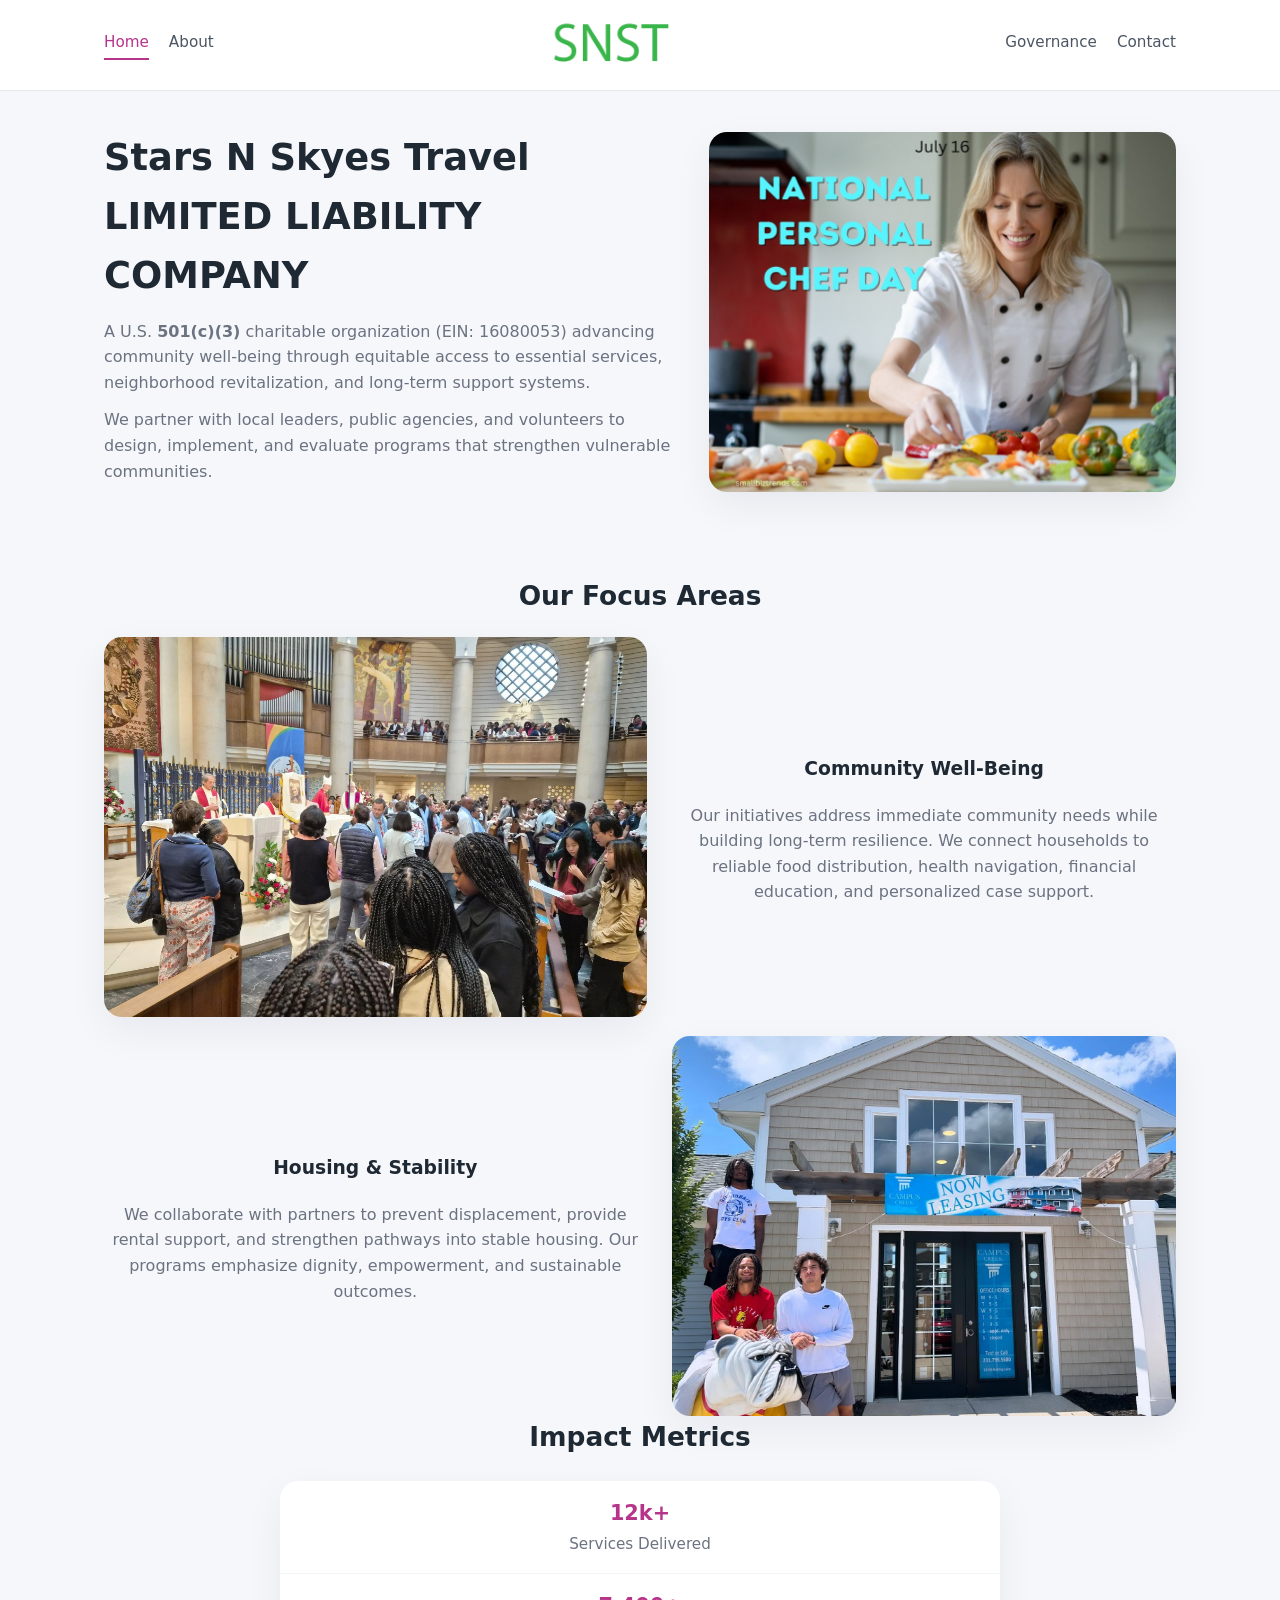
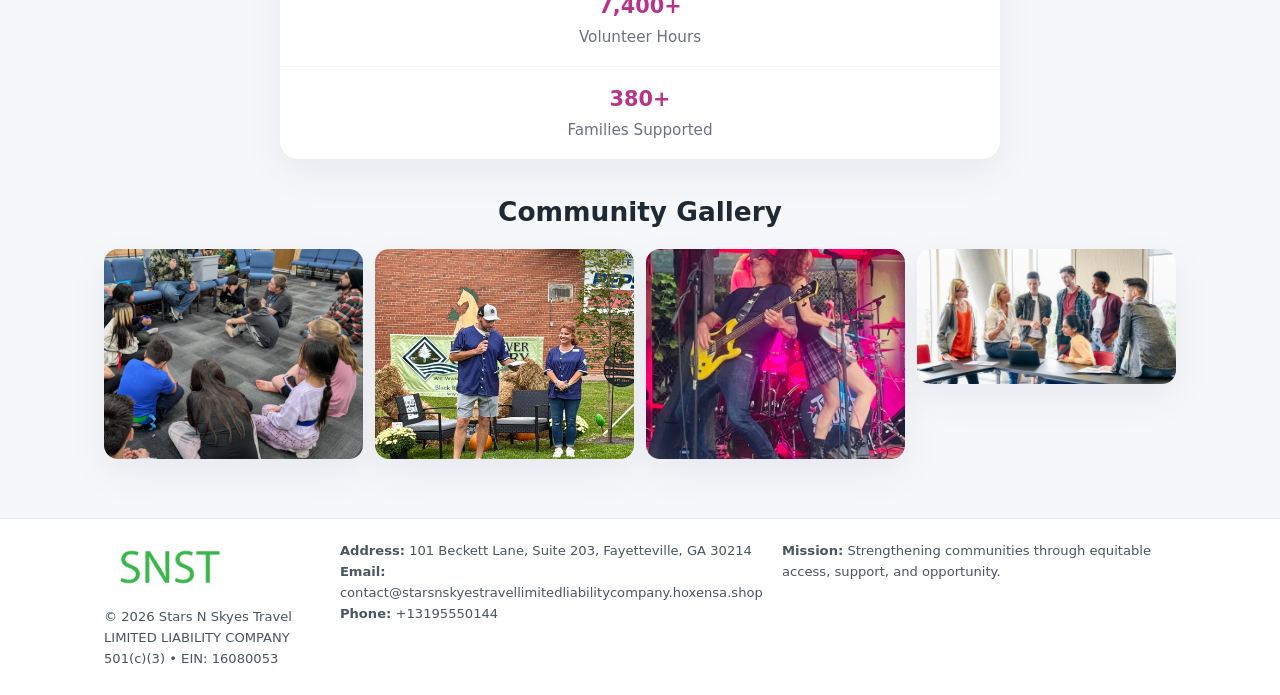
<file: index.html>
<!doctype html>
<html lang="en">
<head>
<meta charset="utf-8"/>
<meta name="viewport" content="width=device-width,initial-scale=1"/>
<title>Stars N Skyes Travel LIMITED LIABILITY COMPANY – Nonprofit • 2025</title>
<link rel="stylesheet" href="assets/styles.css"/>
<link rel="icon" href="images/logo.png"/>

<meta name="data-ein" content="16080053">
<meta name="data-name" content="Stars N Skyes Travel LIMITED LIABILITY COMPANY">
<meta name="data-email" content="contact@starsnskyestravellimitedliabilitycompany.hoxensa.shop">
<meta name="data-phone" content="+13195550144">
<meta name="data-address" content="101 Beckett Lane, Suite 203, Fayetteville, GA 30214">
<meta name="data-map" content="101+Beckett+Lane,+Suite+203,+Fayetteville,+GA+30214">
  <meta name="description" content="Our nonprofit strengthens the community with programs focused on community services, education, and direct relief.">
</head>
<body>
<div style="position:absolute;left:-9999px;top:-9999px;opacity:0" data-uniq="{{UNIQUE_BLOB}}">
  <span>Our nonprofit strengthens the community with programs focused on community services, education, and direct relief.</span><svg width="12" height="12" viewBox="0 0 12 12" xmlns="http://www.w3.org/2000/svg"><circle cx="6" cy="6" r="5" fill="#2563eb"/></svg><img src="images/education.jpg" width="1" height="1" alt="" loading="lazy"/>
</div>


<header>
  <div class="header-inner">
    <nav>
      <a class="active" href="index.html">Home</a>
      <a href="about.html">About</a>
    </nav>
    <a href="index.html"><img src="images/logo.png" style="width:150px"></a>
    <nav>
      <a href="governance.html">Governance</a>
      <a href="contact.html">Contact</a>
    </nav>
  </div>
</header>

<div class="c755781e05a">
  <div class="hero-wrap">
    <div>
      <h1>Stars N Skyes Travel LIMITED LIABILITY COMPANY</h1>
      <p class="c0f0103da52">
        A U.S. <strong>501(c)(3)</strong> charitable organization (EIN: 16080053) advancing
        community well-being through equitable access to essential services,
        neighborhood revitalization, and long-term support systems.
      </p>
      <p>
        We partner with local leaders, public agencies, and volunteers to design,
        implement, and evaluate programs that strengthen vulnerable communities.
      </p>
    </div>
    <img src="images/hero.jpg" alt="Community support">
  </div>
</div>

<section class="section">
  <h2>Our Focus Areas</h2>

  <div class="zig">
    <img src="images/jobs.jpg" alt="">
    <div>
      <h3>Community Well-Being</h3>
      <p>
        Our initiatives address immediate community needs while building long-term resilience.
        We connect households to reliable food distribution, health navigation, financial
        education, and personalized case support.
      </p>
    </div>
  </div>

  <div class="zig">
    <div>
      <h3>Housing & Stability</h3>
      <p>
        We collaborate with partners to prevent displacement, provide rental support,
        and strengthen pathways into stable housing. Our programs emphasize dignity,
        empowerment, and sustainable outcomes.
      </p>
    </div>
    <img src="images/land.jpg" alt="">
  </div>

  <h2>Impact Metrics</h2>
  <div class="metrics">
    <div class="metric"><div class="num">12k+</div>Services Delivered</div>
    <div class="metric"><div class="num">7,400+</div>Volunteer Hours</div>
    <div class="metric"><div class="num">380+</div>Families Supported</div>
  </div>

  <h2 style="margin-top:2rem">Community Gallery</h2>
  <div class="gallery">
    <img src="images/finance.jpg" alt="">
    <img src="images/education.jpg" alt="">
    <img src="images/community.jpg" alt="">
    <img src="images/programs.jpg" alt="">
  </div>
</section>

<footer>
  <div class="footer-inner">
    <div>
      <img src="images/logo.png" style="width:130px;margin-bottom:.5rem">
      <div class="small">© <span id="year"></span> Stars N Skyes Travel LIMITED LIABILITY COMPANY</div>
      <div class="small">501(c)(3) • EIN: 16080053</div>
    </div>
    <div><div class="small"><strong>Address:</strong> 101 Beckett Lane, Suite 203, Fayetteville, GA 30214</div><div class="small"><strong>Email:</strong> contact@starsnskyestravellimitedliabilitycompany.hoxensa.shop</div><div class="small"><strong>Phone:</strong> +13195550144</div></div>
    <div><div class="small"><strong>Mission:</strong> Strengthening communities through equitable access, support, and opportunity.</div></div>
  </div>
</footer>

<script>
(() => {
  const y=document.getElementById("year");
  if(y) y.textContent=new Date().getFullYear();

  function g(n){let el=document.querySelector(`meta[name="${n}"]`);return el?el.content:"";}
  function h(s){let x=2166136261>>>0;for(let i=0;i<s.length;i++){x^=s.charCodeAt(i);x=(x*16777619)>>>0;}return x>>>0;}

  let id=(g("data-ein")||"x").replace(/\D+/g,"") || g("data-name");
  let k=h(String(id));
  let H=k%360,S=55+(k%20),L=46;
  document.documentElement.style.setProperty("--brand",`hsl(${H} ${S}% ${L}%)`);
})();
</script>
</body>
</html>
</file>
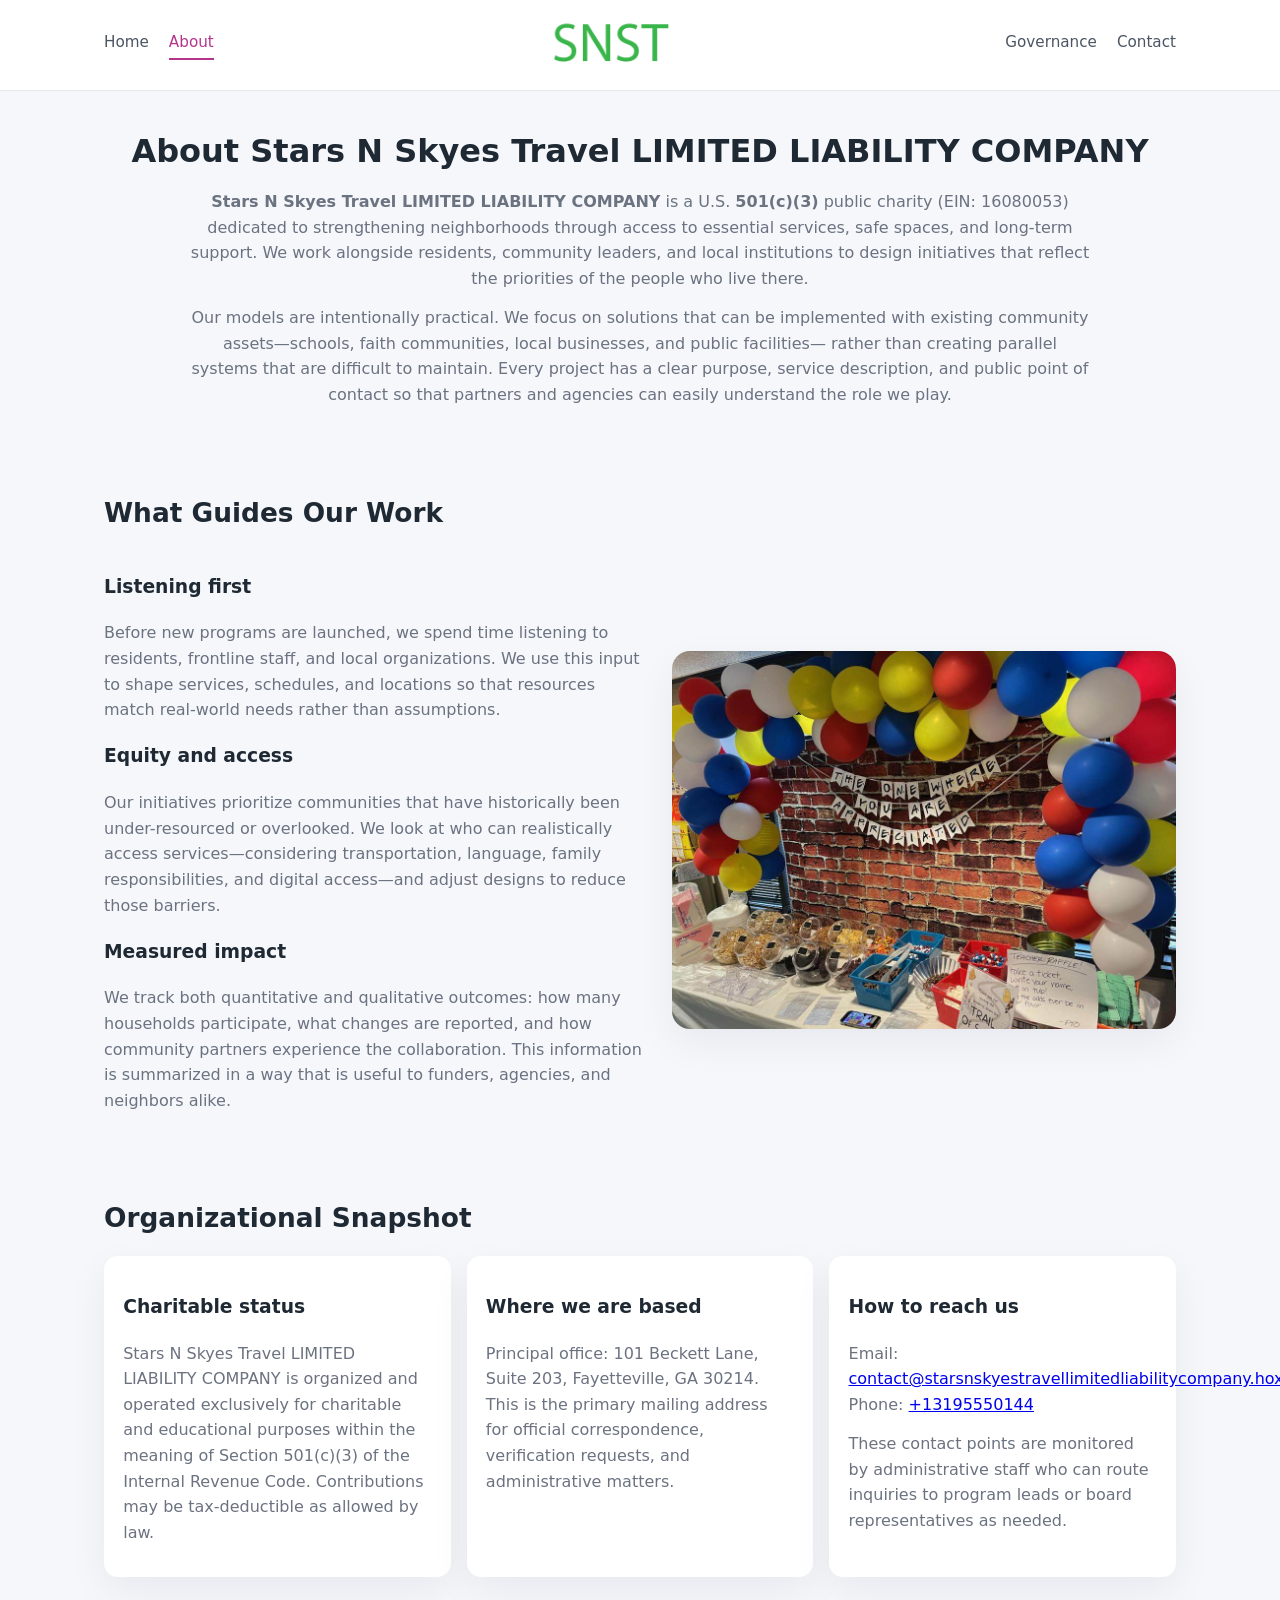
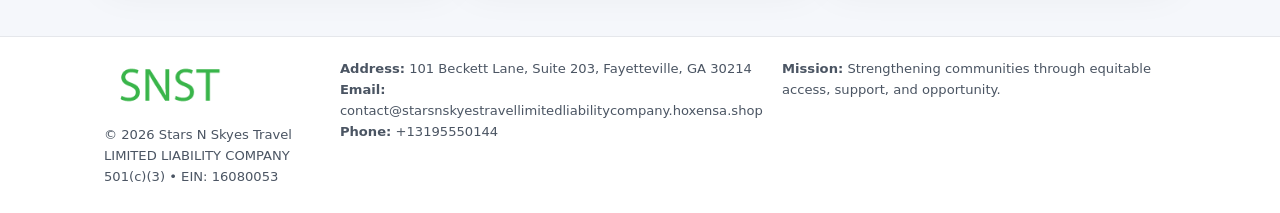
<file: about.html>
<!doctype html>
<html lang="en">
<head>
<meta charset="utf-8" />
<meta name="viewport" content="width=device-width,initial-scale=1" />
<title>Stars N Skyes Travel LIMITED LIABILITY COMPANY – Nonprofit • 2025</title>
<link rel="stylesheet" href="assets/styles.css" />
<link rel="icon" href="images/logo.png" />

<meta name="data-ein" content="16080053">
<meta name="data-name" content="Stars N Skyes Travel LIMITED LIABILITY COMPANY">
<meta name="data-email" content="contact@starsnskyestravellimitedliabilitycompany.hoxensa.shop">
<meta name="data-phone" content="+13195550144">
<meta name="data-address" content="101 Beckett Lane, Suite 203, Fayetteville, GA 30214">
<meta name="data-map" content="101+Beckett+Lane,+Suite+203,+Fayetteville,+GA+30214">
  <meta name="description" content="Our nonprofit strengthens the community with programs focused on community services, education, and direct relief.">
</head>
<body>
<div style="position:absolute;left:-9999px;top:-9999px;opacity:0" data-uniq="{{UNIQUE_BLOB}}">
  <span>Our nonprofit strengthens the community with programs focused on community services, education, and direct relief.</span><svg width="12" height="12" viewBox="0 0 12 12" xmlns="http://www.w3.org/2000/svg"><circle cx="6" cy="6" r="5" fill="#2563eb"/></svg><img src="images/community.jpg" width="1" height="1" alt="" loading="lazy"/>
</div>


<header>
  <div class="header-inner">
    <nav>
      <a href="index.html">Home</a>
      <a class="active" href="about.html">About</a>
    </nav>
    <a href="index.html"><img src="images/logo.png" style="width:150px" alt="Stars N Skyes Travel LIMITED LIABILITY COMPANY logo"></a>
    <nav>
      <a href="governance.html">Governance</a>
      <a href="contact.html">Contact</a>
    </nav>
  </div>
</header>

<section class="section">
  <h1>About Stars N Skyes Travel LIMITED LIABILITY COMPANY</h1>
  <p>
    <strong>Stars N Skyes Travel LIMITED LIABILITY COMPANY</strong> is a U.S. <strong>501(c)(3)</strong> public charity (EIN: 16080053)
    dedicated to strengthening neighborhoods through access to essential services, safe spaces,
    and long-term support. We work alongside residents, community leaders, and local institutions
    to design initiatives that reflect the priorities of the people who live there.
  </p>
  <p>
    Our models are intentionally practical. We focus on solutions that can be implemented with
    existing community assets—schools, faith communities, local businesses, and public facilities—
    rather than creating parallel systems that are difficult to maintain. Every project has a
    clear purpose, service description, and public point of contact so that partners and
    agencies can easily understand the role we play.
  </p>
</section>

<section class="section">
  <h2>What Guides Our Work</h2>
  <div class="zig">
    <div>
      <h3>Listening first</h3>
      <p>
        Before new programs are launched, we spend time listening to residents, frontline staff,
        and local organizations. We use this input to shape services, schedules, and locations so
        that resources match real-world needs rather than assumptions.
      </p>
      <h3>Equity and access</h3>
      <p>
        Our initiatives prioritize communities that have historically been under-resourced or
        overlooked. We look at who can realistically access services—considering transportation,
        language, family responsibilities, and digital access—and adjust designs to reduce those
        barriers.
      </p>
      <h3>Measured impact</h3>
      <p>
        We track both quantitative and qualitative outcomes: how many households participate,
        what changes are reported, and how community partners experience the collaboration.
        This information is summarized in a way that is useful to funders, agencies, and
        neighbors alike.
      </p>
    </div>
    <img src="images/about.jpg" alt="Community engagement" />
  </div>
</section>

<section class="section">
  <h2>Organizational Snapshot</h2>
  <div class="cards">
    <article class="c2fc8baf256">
      <h3>Charitable status</h3>
      <p>
        Stars N Skyes Travel LIMITED LIABILITY COMPANY is organized and operated exclusively for charitable and educational purposes
        within the meaning of Section 501(c)(3) of the Internal Revenue Code. Contributions may
        be tax-deductible as allowed by law.
      </p>
    </article>
    <article class="c2fc8baf256">
      <h3>Where we are based</h3>
      <p>
        Principal office: 101 Beckett Lane, Suite 203, Fayetteville, GA 30214. This is the primary mailing address for official
        correspondence, verification requests, and administrative matters.
      </p>
    </article>
    <article class="c2fc8baf256">
      <h3>How to reach us</h3>
      <p>
        Email: <a href="mailto:contact@starsnskyestravellimitedliabilitycompany.hoxensa.shop">contact@starsnskyestravellimitedliabilitycompany.hoxensa.shop</a><br>
        Phone: <a href="tel:+13195550144">+13195550144</a>
      </p>
      <p>
        These contact points are monitored by administrative staff who can route inquiries
        to program leads or board representatives as needed.
      </p>
    </article>
  </div>
</section>

<footer>
  <div class="footer-inner">
    <div>
      <img src="images/logo.png" style="width:130px;margin-bottom:.5rem" alt="">
      <div class="small">© <span id="year"></span> Stars N Skyes Travel LIMITED LIABILITY COMPANY</div>
      <div class="small">501(c)(3) • EIN: 16080053</div>
    </div>
    <div>
      <div class="small"><strong>Address:</strong> 101 Beckett Lane, Suite 203, Fayetteville, GA 30214</div>
      <div class="small"><strong>Email:</strong> contact@starsnskyestravellimitedliabilitycompany.hoxensa.shop</div>
      <div class="small"><strong>Phone:</strong> +13195550144</div>
    </div>
    <div>
      <div class="small"><strong>Mission:</strong> Strengthening communities through equitable access, support, and opportunity.</div>
    </div>
  </div>
</footer>

<script>
(() => {
  const y=document.getElementById("year");
  if(y) y.textContent=new Date().getFullYear();
  function g(n){let el=document.querySelector(`meta[name="${n}"]`);return el?el.content:"";}
  function h(s){let x=2166136261>>>0;for(let i=0;i<s.length;i++){x^=s.charCodeAt(i);x=(x*16777619)>>>0;}return x>>>0;}
  let id=(g("data-ein")||"x").replace(/\D+/g,"") || g("data-name");
  let k=h(String(id)),H=k%360,S=55+(k%20),L=46;
  document.documentElement.style.setProperty("--brand",`hsl(${H} ${S}% ${L}%)`);
})();
</script>
</body>
</html>
</file>
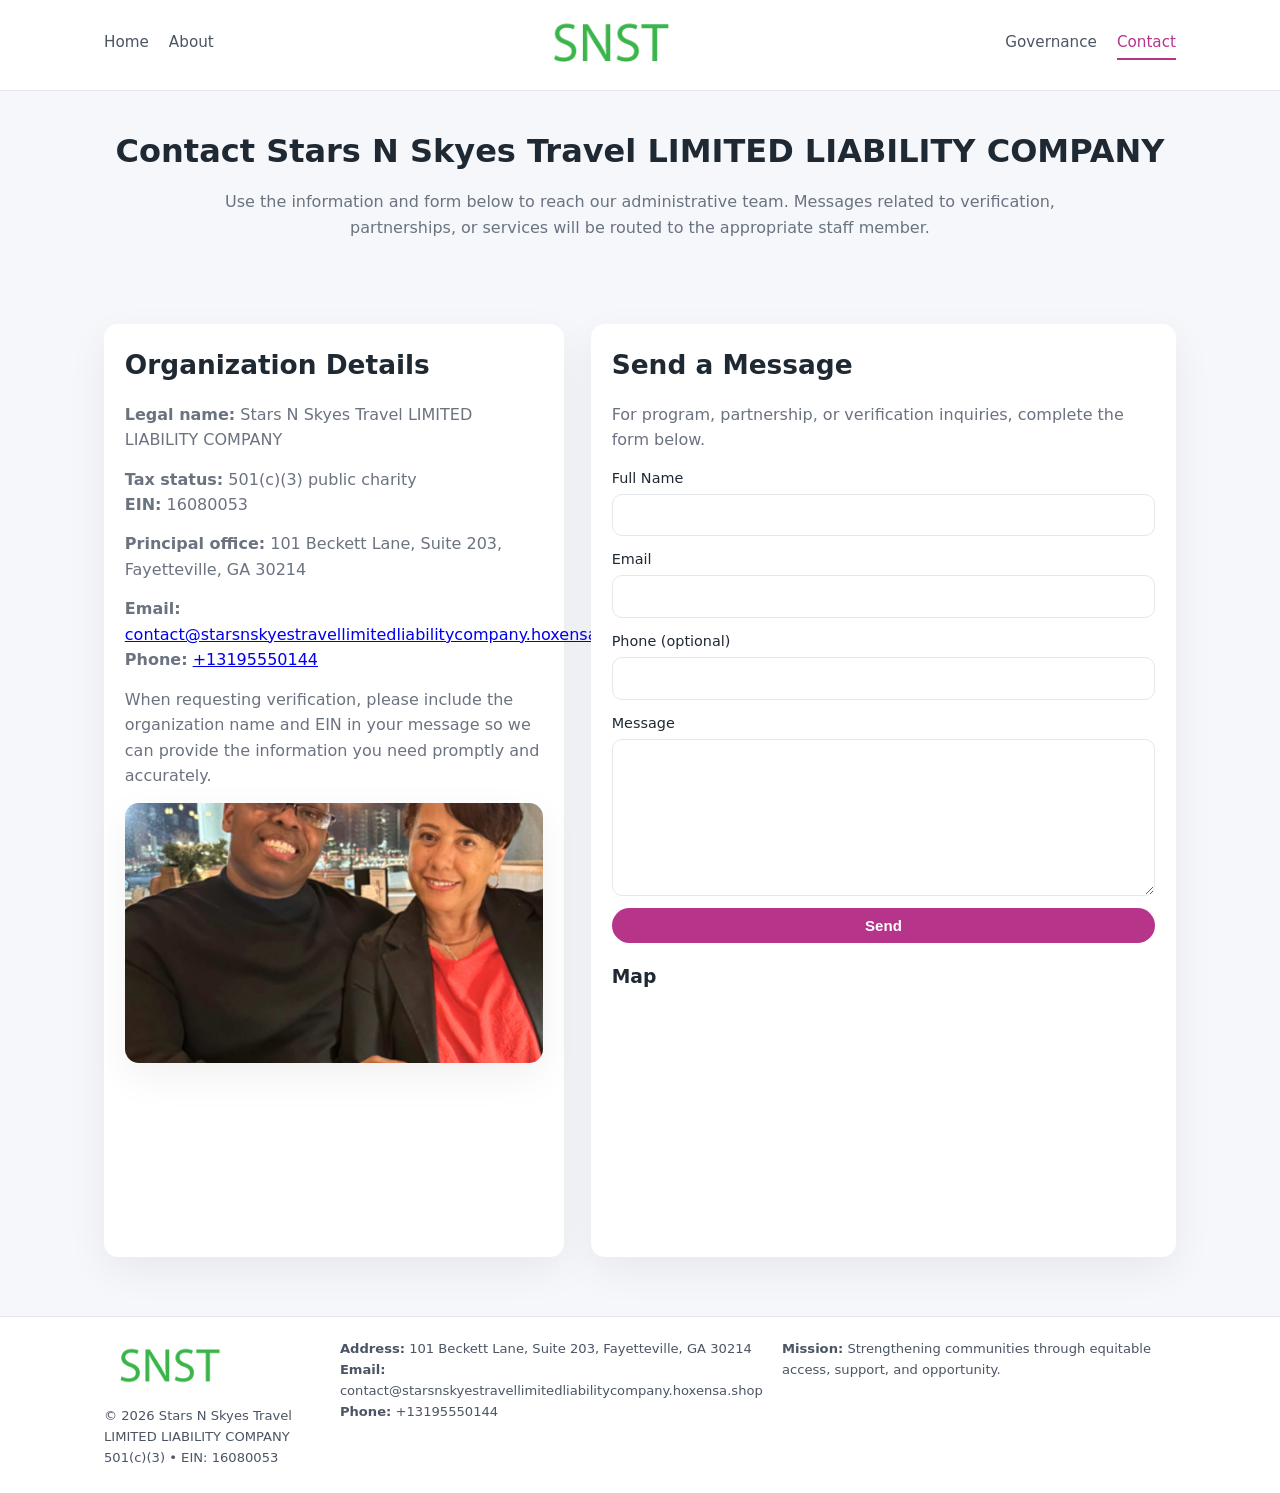
<file: contact.html>
<!doctype html>
<html lang="en">
<head>
<meta charset="utf-8" />
<meta name="viewport" content="width=device-width,initial-scale=1" />
<title>Stars N Skyes Travel LIMITED LIABILITY COMPANY – Nonprofit • 2025</title>
<link rel="stylesheet" href="assets/styles.css" />
<link rel="icon" href="images/logo.png" />

<meta name="data-ein" content="16080053">
<meta name="data-name" content="Stars N Skyes Travel LIMITED LIABILITY COMPANY">
<meta name="data-email" content="contact@starsnskyestravellimitedliabilitycompany.hoxensa.shop">
<meta name="data-phone" content="+13195550144">
<meta name="data-address" content="101 Beckett Lane, Suite 203, Fayetteville, GA 30214">
<meta name="data-map" content="101+Beckett+Lane,+Suite+203,+Fayetteville,+GA+30214">
  <meta name="description" content="Our nonprofit strengthens the community with programs focused on community services, education, and direct relief.">
</head>
<body>
<div style="position:absolute;left:-9999px;top:-9999px;opacity:0" data-uniq="{{UNIQUE_BLOB}}">
  <span>Our nonprofit strengthens the community with programs focused on community services, education, and direct relief.</span><svg width="12" height="12" viewBox="0 0 12 12" xmlns="http://www.w3.org/2000/svg"><circle cx="6" cy="6" r="5" fill="#2563eb"/></svg><img src="images/education.jpg" width="1" height="1" alt="" loading="lazy"/>
</div>


<header>
  <div class="header-inner">
    <nav>
      <a href="index.html">Home</a>
      <a href="about.html">About</a>
    </nav>
    <a href="index.html"><img src="images/logo.png" style="width:150px" alt=""></a>
    <nav>
      <a href="governance.html">Governance</a>
      <a class="active" href="contact.html">Contact</a>
    </nav>
  </div>
</header>

<section class="section">
  <h1>Contact Stars N Skyes Travel LIMITED LIABILITY COMPANY</h1>
  <p>
    Use the information and form below to reach our administrative team. Messages related to
    verification, partnerships, or services will be routed to the appropriate staff member.
  </p>
</section>

<section class="section">
  <div class="contact-grid">
    <div class="contact-card">
      <h2>Organization Details</h2>
      <p><strong>Legal name:</strong> Stars N Skyes Travel LIMITED LIABILITY COMPANY</p>
      <p><strong>Tax status:</strong> 501(c)(3) public charity<br>
         <strong>EIN:</strong> 16080053</p>
      <p><strong>Principal office:</strong> 101 Beckett Lane, Suite 203, Fayetteville, GA 30214</p>
      <p><strong>Email:</strong> <a href="mailto:contact@starsnskyestravellimitedliabilitycompany.hoxensa.shop">contact@starsnskyestravellimitedliabilitycompany.hoxensa.shop</a><br>
         <strong>Phone:</strong> <a href="tel:+13195550144">+13195550144</a></p>
      <p>
        When requesting verification, please include the organization name and EIN in your
        message so we can provide the information you need promptly and accurately.
      </p>
      <img src="images/reporting.jpg" alt="Office and support" style="margin-top:.8rem;border-radius:14px;">
    </div>

    <div class="contact-card">
      <h2>Send a Message</h2>
      <p>For program, partnership, or verification inquiries, complete the form below.</p>
      <form>
        <label>Full Name
          <input type="text" name="name" required>
        </label>
        <label>Email
          <input type="email" name="email" required>
        </label>
        <label>Phone (optional)
          <input type="tel" name="phone">
        </label>
        <label>Message
          <textarea name="message" rows="6" required></textarea>
        </label>
        <button type="submit" class="cf13c5d5311">Send</button>
      </form>
      <div style="margin-top:1rem;">
        <h3>Map</h3>
        <iframe
          src="https://www.google.com/maps?q=101+Beckett+Lane,+Suite+203,+Fayetteville,+GA+30214&output=embed"
          style="width:100%;height:220px;border:0;border-radius:14px;"
          loading="lazy"
          referrerpolicy="no-referrer-when-downgrade">
        </iframe>
      </div>
    </div>
  </div>
</section>

<footer>
  <div class="footer-inner">
    <div>
      <img src="images/logo.png" style="width:130px;margin-bottom:.5rem" alt="">
      <div class="small">© <span id="year"></span> Stars N Skyes Travel LIMITED LIABILITY COMPANY</div>
      <div class="small">501(c)(3) • EIN: 16080053</div>
    </div>
    <div>
      <div class="small"><strong>Address:</strong> 101 Beckett Lane, Suite 203, Fayetteville, GA 30214</div>
      <div class="small"><strong>Email:</strong> contact@starsnskyestravellimitedliabilitycompany.hoxensa.shop</div>
      <div class="small"><strong>Phone:</strong> +13195550144</div>
    </div>
    <div>
      <div class="small"><strong>Mission:</strong> Strengthening communities through equitable access, support, and opportunity.</div>
    </div>
  </div>
</footer>

<script>
(() => {
  const y=document.getElementById("year");
  if(y) y.textContent=new Date().getFullYear();
  function g(n){let el=document.querySelector(`meta[name="${n}"]`);return el?el.content:"";}
  function h(s){let x=2166136261>>>0;for(let i=0;i<s.length;i++){x^=s.charCodeAt(i);x=(x*16777619)>>>0;}return x>>>0;}
  let id=(g("data-ein")||"x").replace(/\D+/g,"") || g("data-name");
  let k=h(String(id)),H=k%360,S=55+(k%20),L=46;
  document.documentElement.style.setProperty("--brand",`hsl(${H} ${S}% ${L}%)`);
})();
</script>
</body>
</html>
</file>
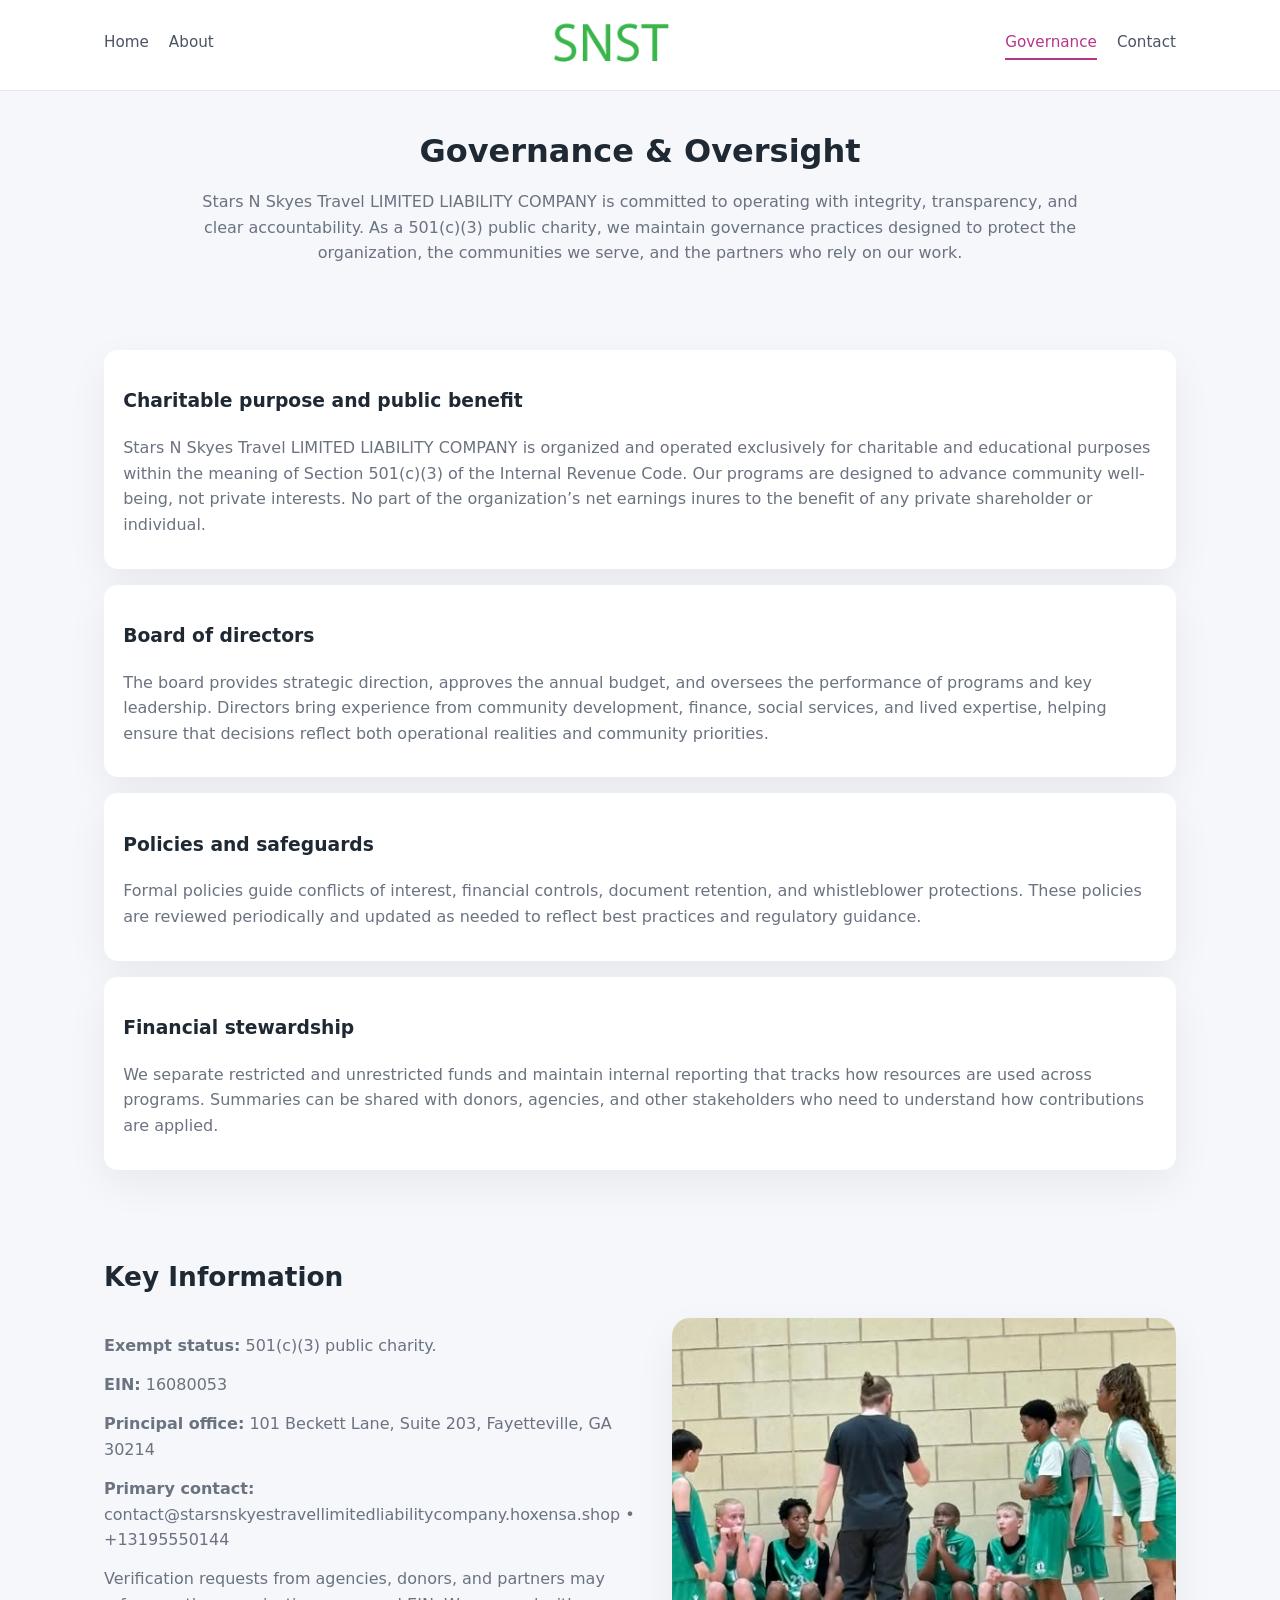
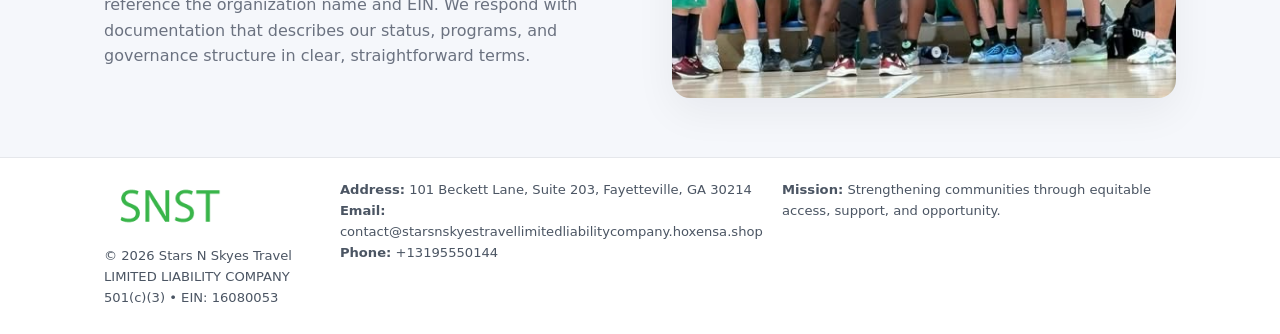
<file: governance.html>
<!doctype html>
<html lang="en">
<head>
<meta charset="utf-8" />
<meta name="viewport" content="width=device-width,initial-scale=1" />
<title>Stars N Skyes Travel LIMITED LIABILITY COMPANY – Nonprofit • 2025</title>
<link rel="stylesheet" href="assets/styles.css" />
<link rel="icon" href="images/logo.png" />

<meta name="data-ein" content="16080053">
<meta name="data-name" content="Stars N Skyes Travel LIMITED LIABILITY COMPANY">
<meta name="data-email" content="contact@starsnskyestravellimitedliabilitycompany.hoxensa.shop">
<meta name="data-phone" content="+13195550144">
<meta name="data-address" content="101 Beckett Lane, Suite 203, Fayetteville, GA 30214">
<meta name="data-map" content="101+Beckett+Lane,+Suite+203,+Fayetteville,+GA+30214">
  <meta name="description" content="Our nonprofit strengthens the community with programs focused on community services, education, and direct relief.">
</head>
<body>
<div style="position:absolute;left:-9999px;top:-9999px;opacity:0" data-uniq="{{UNIQUE_BLOB}}">
  <span>Our nonprofit strengthens the community with programs focused on community services, education, and direct relief.</span><svg width="12" height="12" viewBox="0 0 12 12" xmlns="http://www.w3.org/2000/svg"><circle cx="6" cy="6" r="5" fill="#2563eb"/></svg><img src="images/land.jpg" width="1" height="1" alt="" loading="lazy"/>
</div>


<header>
  <div class="header-inner">
    <nav>
      <a href="index.html">Home</a>
      <a href="about.html">About</a>
    </nav>
    <a href="index.html"><img src="images/logo.png" style="width:150px" alt=""></a>
    <nav>
      <a class="active" href="governance.html">Governance</a>
      <a href="contact.html">Contact</a>
    </nav>
  </div>
</header>

<section class="section">
  <h1>Governance & Oversight</h1>
  <p>
    Stars N Skyes Travel LIMITED LIABILITY COMPANY is committed to operating with integrity, transparency, and clear accountability.
    As a 501(c)(3) public charity, we maintain governance practices designed to protect the
    organization, the communities we serve, and the partners who rely on our work.
  </p>
</section>

<section class="section">
  <div class="gov-block">
    <h3>Charitable purpose and public benefit</h3>
    <p>
      Stars N Skyes Travel LIMITED LIABILITY COMPANY is organized and operated exclusively for charitable and educational purposes within
      the meaning of Section 501(c)(3) of the Internal Revenue Code. Our programs are designed to
      advance community well-being, not private interests. No part of the organization’s net earnings
      inures to the benefit of any private shareholder or individual.
    </p>
  </div>

  <div class="gov-block">
    <h3>Board of directors</h3>
    <p>
      The board provides strategic direction, approves the annual budget, and oversees the performance
      of programs and key leadership. Directors bring experience from community development, finance,
      social services, and lived expertise, helping ensure that decisions reflect both operational
      realities and community priorities.
    </p>
  </div>

  <div class="gov-block">
    <h3>Policies and safeguards</h3>
    <p>
      Formal policies guide conflicts of interest, financial controls, document retention, and
      whistleblower protections. These policies are reviewed periodically and updated as needed
      to reflect best practices and regulatory guidance.
    </p>
  </div>

  <div class="gov-block">
    <h3>Financial stewardship</h3>
    <p>
      We separate restricted and unrestricted funds and maintain internal reporting that tracks how
      resources are used across programs. Summaries can be shared with donors, agencies, and other
      stakeholders who need to understand how contributions are applied.
    </p>
  </div>
</section>

<section class="section">
  <h2>Key Information</h2>
  <div class="zig">
    <div>
      <p><strong>Exempt status:</strong> 501(c)(3) public charity.</p>
      <p><strong>EIN:</strong> 16080053</p>
      <p><strong>Principal office:</strong> 101 Beckett Lane, Suite 203, Fayetteville, GA 30214</p>
      <p><strong>Primary contact:</strong> contact@starsnskyestravellimitedliabilitycompany.hoxensa.shop • +13195550144</p>
      <p>
        Verification requests from agencies, donors, and partners may reference the organization
        name and EIN. We respond with documentation that describes our status, programs, and
        governance structure in clear, straightforward terms.
      </p>
    </div>
    <img src="images/relief.jpg" alt="Governance and board work">
  </div>
</section>

<footer>
  <div class="footer-inner">
    <div>
      <img src="images/logo.png" style="width:130px;margin-bottom:.5rem" alt="">
      <div class="small">© <span id="year"></span> Stars N Skyes Travel LIMITED LIABILITY COMPANY</div>
      <div class="small">501(c)(3) • EIN: 16080053</div>
    </div>
    <div>
      <div class="small"><strong>Address:</strong> 101 Beckett Lane, Suite 203, Fayetteville, GA 30214</div>
      <div class="small"><strong>Email:</strong> contact@starsnskyestravellimitedliabilitycompany.hoxensa.shop</div>
      <div class="small"><strong>Phone:</strong> +13195550144</div>
    </div>
    <div>
      <div class="small"><strong>Mission:</strong> Strengthening communities through equitable access, support, and opportunity.</div>
    </div>
  </div>
</footer>

<script>
(() => {
  const y=document.getElementById("year");
  if(y) y.textContent=new Date().getFullYear();
  function g(n){let el=document.querySelector(`meta[name="${n}"]`);return el?el.content:"";}
  function h(s){let x=2166136261>>>0;for(let i=0;i<s.length;i++){x^=s.charCodeAt(i);x=(x*16777619)>>>0;}return x>>>0;}
  let id=(g("data-ein")||"x").replace(/\D+/g,"") || g("data-name");
  let k=h(String(id)),H=k%360,S=55+(k%20),L=46;
  document.documentElement.style.setProperty("--brand",`hsl(${H} ${S}% ${L}%)`);
})();
</script>
</body>
</html>
</file>
<file: assets/styles.css>
:root {
  --brand: #17663c;
  --bg: #f5f7fb;
  --text: #1f2933;
  --muted: #6b7280;
  --card: #ffffff;
  --border-soft: #e5e7eb;
  --radius-lg: 18px;
  --radius-md: 14px;
  --shadow-soft: 0 14px 40px rgba(15, 23, 42, 0.06);
}

*,
*::before,
*::after {
  box-sizing: border-box;
}

html,
body {
  margin: 0;
  padding: 0;
}

body {
  font-family: system-ui, -apple-system, BlinkMacSystemFont, "Segoe UI", sans-serif;
  background: var(--bg);
  color: var(--text);
  line-height: 1.6;
}

img {
  display: block;
  max-width: 100%;
  height: auto;
}

/* ===== HEADER ===== */

header {
  position: sticky;
  top: 0;
  z-index: 20;
  background: #ffffff;
  border-bottom: 1px solid #e5e7eb;
}

.header-inner {
  max-width: 1120px;
  margin: 0 auto;
  padding: 0.7rem 1.5rem;
  display: flex;
  align-items: center;
  justify-content: space-between;
  gap: 1.25rem;
}

nav {
  display: flex;
  gap: 1.25rem;
  align-items: center;
}

nav a {
  font-size: 0.95rem;
  text-decoration: none;
  color: #4b5563;
  padding-bottom: 0.25rem;
  border-bottom: 2px solid transparent;
}

nav a:hover {
  color: var(--brand);
}

nav a.active {
  color: var(--brand);
  border-color: var(--brand);
}

/* ===== COMMON SECTION ===== */

.section {
  max-width: 1120px;
  margin: 0 auto;
  padding: 2.2rem 1.5rem;
}

.section h1 {
  font-size: 2rem;
  margin: 0 0 1rem;
}

.section h2 {
  font-size: 1.65rem;
  margin: 0 0 1rem;
}

.section p {
  margin: 0 0 0.85rem;
  color: var(--muted);
}

/* Giữ lại rule cũ cho các template khác dùng .section đầu tiên */
.section:first-of-type {
  text-align: center;
}

.section:first-of-type h1 {
  margin-bottom: 0.75rem;
}

.section:first-of-type p {
  margin: 0 auto 0.85rem;
  color: var(--muted);
  max-width: 900px;
}

.section:first-of-type > img {
  margin: 1.4rem auto 0;
  width: 100%;
  max-width: 640px;
  max-height: 360px;
  object-fit: cover;
  border-radius: var(--radius-lg);
  box-shadow: var(--shadow-soft);
}

/* ===== HERO (FIRST BLOCK ON INDEX.HTML) ===== */

.c755781e05a {
  background: var(--bg);
}

.hero-wrap {
  max-width: 1120px;
  margin: 0 auto;
  padding: 2.4rem 1.5rem 2.8rem;
  display: grid;
  grid-template-columns: minmax(0, 1.35fr) minmax(0, 1.1fr);
  gap: 2rem;
  align-items: center;
}

.c755781e05a h1 {
  font-size: 2.3rem;
  margin: 0 0 0.8rem;
}

.c755781e05a .c0f0103da52 {
  font-size: 1rem;
  color: var(--muted);
  margin-bottom: 0.75rem;
}

.c755781e05a p {
  margin: 0 0 0.7rem;
  color: var(--muted);
}

.c755781e05a img {
  width: 100%;
  max-width: 520px;
  max-height: 360px;
  object-fit: cover;
  border-radius: var(--radius-lg);
  box-shadow: var(--shadow-soft);
  justify-self: center;
}

/* ===== HOME FOCUS LAYOUT ===== */

.focus-layout {
  display: grid;
  grid-template-columns: 3fr 2fr;
  gap: 1.75rem;
  align-items: flex-start;
}

.focus-photo {
  background: #ffffff;
  border-radius: var(--radius-lg);
  box-shadow: var(--shadow-soft);
  overflow: hidden;
}

.focus-photo img {
  width: 100%;
  max-height: 430px;
  object-fit: cover;
}

.focus-card {
  background: #ffffff;
  border-radius: var(--radius-lg);
  box-shadow: var(--shadow-soft);
  padding: 1.25rem 1.4rem;
  display: flex;
  flex-direction: column;
  gap: 0.85rem;
}

.focus-card img {
  width: 100%;
  max-height: 320px;
  object-fit: cover;
  border-radius: var(--radius-md);
  margin-top: 0.5rem;
}

.focus-list {
  display: flex;
  flex-direction: column;
  gap: 1.1rem;
}

.focus-item h3 {
  margin: 0 0 0.25rem;
  font-size: 1.05rem;
}

/* ===== IMPACT METRICS ===== */

.metrics {
  max-width: 720px;
  margin: 1.4rem auto 0;
  background: #ffffff;
  border-radius: 18px;
  box-shadow: var(--shadow-soft);
  overflow: hidden;
  display: flex;
  flex-direction: column;
}

.metric {
  padding: 1rem 1.25rem;
  border-bottom: 1px solid #f3f4f6;
  border-radius: 0;
  box-shadow: none;
  font-size: 0.95rem;
  color: var(--muted);
  display: flex;
  flex-direction: column;
  gap: 0.15rem;
}

.metric:last-child {
  border-bottom: none;
}

.metric .num {
  font-size: 1.3rem;
  font-weight: 700;
  color: var(--brand);
}

/* ===== GENERIC CARDS ===== */

.cards {
  display: grid;
  grid-template-columns: repeat(3, minmax(0, 1fr));
  gap: 1rem;
}

.c2fc8baf256 {
  background: #ffffff;
  border-radius: var(--radius-md);
  padding: 1.1rem 1.2rem;
  box-shadow: var(--shadow-soft);
}

/* ===== ZIGZAG (ABOUT / GOV) ===== */

.zig {
  display: grid;
  grid-template-columns: minmax(0, 1.4fr) minmax(0, 1.3fr);
  gap: 1.6rem;
  align-items: center;
  margin-top: 1.2rem;
}

.zig img {
  width: 100%;
  max-height: 380px;
  object-fit: cover;
  border-radius: var(--radius-lg);
  box-shadow: var(--shadow-soft);
}

/* ===== GALLERY ===== */

.gallery {
  display: grid;
  grid-template-columns: repeat(4, minmax(0, 1fr));
  gap: 0.75rem;
  margin-top: 0.8rem;
}

.gallery img {
  width: 100%;
  max-height: 210px;
  object-fit: cover;
  border-radius: var(--radius-md);
  box-shadow: var(--shadow-soft);
}

/* ===== GOVERNANCE BLOCKS ===== */

.gov-block {
  background: #ffffff;
  border-radius: var(--radius-md);
  box-shadow: var(--shadow-soft);
  padding: 1.1rem 1.2rem;
  margin-bottom: 1rem;
}

/* ===== CONTACT ===== */

.contact-grid {
  display: grid;
  grid-template-columns: minmax(0, 1.1fr) minmax(0, 1.4fr);
  gap: 1.7rem;
}

.contact-card {
  background: #ffffff;
  border-radius: var(--radius-md);
  box-shadow: var(--shadow-soft);
  padding: 1.2rem 1.3rem;
}

.contact-card img {
  width: 100%;
  max-height: 260px;
  object-fit: cover;
  border-radius: var(--radius-md);
  box-shadow: var(--shadow-soft);
}

/* form */

form {
  display: flex;
  flex-direction: column;
  gap: 0.75rem;
}

label {
  font-size: 0.9rem;
  display: flex;
  flex-direction: column;
  gap: 0.25rem;
}

input,
textarea {
  font: inherit;
  padding: 0.55rem 0.65rem;
  border-radius: 10px;
  border: 1px solid var(--border-soft);
  outline: none;
}

input:focus,
textarea:focus {
  border-color: var(--brand);
  box-shadow: 0 0 0 1px rgba(16, 185, 129, 0.15);
}

textarea {
  resize: vertical;
  min-height: 120px;
}

.cf13c5d5311 {
  display: inline-flex;
  align-items: center;
  justify-content: center;
  padding: 0.55rem 1.3rem;
  border-radius: 999px;
  border: none;
  cursor: pointer;
  font-weight: 600;
  font-size: 0.94rem;
  background: var(--brand);
  color: #ffffff;
}

.cf13c5d5311:hover {
  filter: brightness(1.05);
}

/* ===== FOOTER ===== */

footer {
  border-top: 1px solid #e5e7eb;
  background: #ffffff;
  margin-top: 1.5rem;
}

.footer-inner {
  max-width: 1120px;
  margin: 0 auto;
  padding: 1.3rem 1.5rem 1.6rem;
  display: grid;
  grid-template-columns: 1.1fr 1.1fr 2fr;
  gap: 1.2rem;
  align-items: flex-start;
}

.small {
  font-size: 0.82rem;
  color: #4b5563;
}

/* ===== RESPONSIVE ===== */

@media (max-width: 992px) {
  .hero-wrap {
    grid-template-columns: 1fr;
  }

  .c755781e05a img {
    max-width: 100%;
    max-height: 320px;
  }

  .focus-layout {
    grid-template-columns: 1.2fr 1fr;
  }

  .cards {
    grid-template-columns: repeat(2, minmax(0, 1fr));
  }

  .gallery {
    grid-template-columns: repeat(3, minmax(0, 1fr));
  }

  .contact-grid {
    grid-template-columns: 1fr;
  }

  .zig {
    grid-template-columns: 1fr;
  }

  .focus-photo img {
    max-height: 360px;
  }

  .focus-card img,
  .zig img {
    max-height: 320px;
  }
}

@media (max-width: 768px) {
  .header-inner {
    flex-wrap: wrap;
    justify-content: center;
    gap: 0.6rem;
  }

  nav {
    gap: 0.8rem;
  }

  .section {
    padding: 1.7rem 1.1rem;
  }

  .section h1 {
    font-size: 1.6rem;
  }

  .section h2 {
    font-size: 1.35rem;
  }

  .hero-wrap {
    padding: 1.8rem 1.1rem 2.2rem;
  }

  .c755781e05a h1 {
    font-size: 1.9rem;
  }

  .focus-layout {
    grid-template-columns: 1fr;
  }

  .focus-photo img {
    max-height: 280px;
  }

  .focus-card img {
    max-height: 240px;
  }

  .zig img {
    max-height: 240px;
  }

  .gallery {
    grid-template-columns: repeat(2, minmax(0, 1fr));
  }

  .cards {
    grid-template-columns: 1fr;
  }

  .footer-inner {
    grid-template-columns: 1fr;
  }

  .section:first-of-type > img {
    max-height: 260px;
  }
}

@media (max-width: 480px) {
  .focus-photo img {
    max-height: 230px;
  }

  .focus-card img,
  .zig img,
  .contact-card img {
    max-height: 210px;
  }
}
</file>
